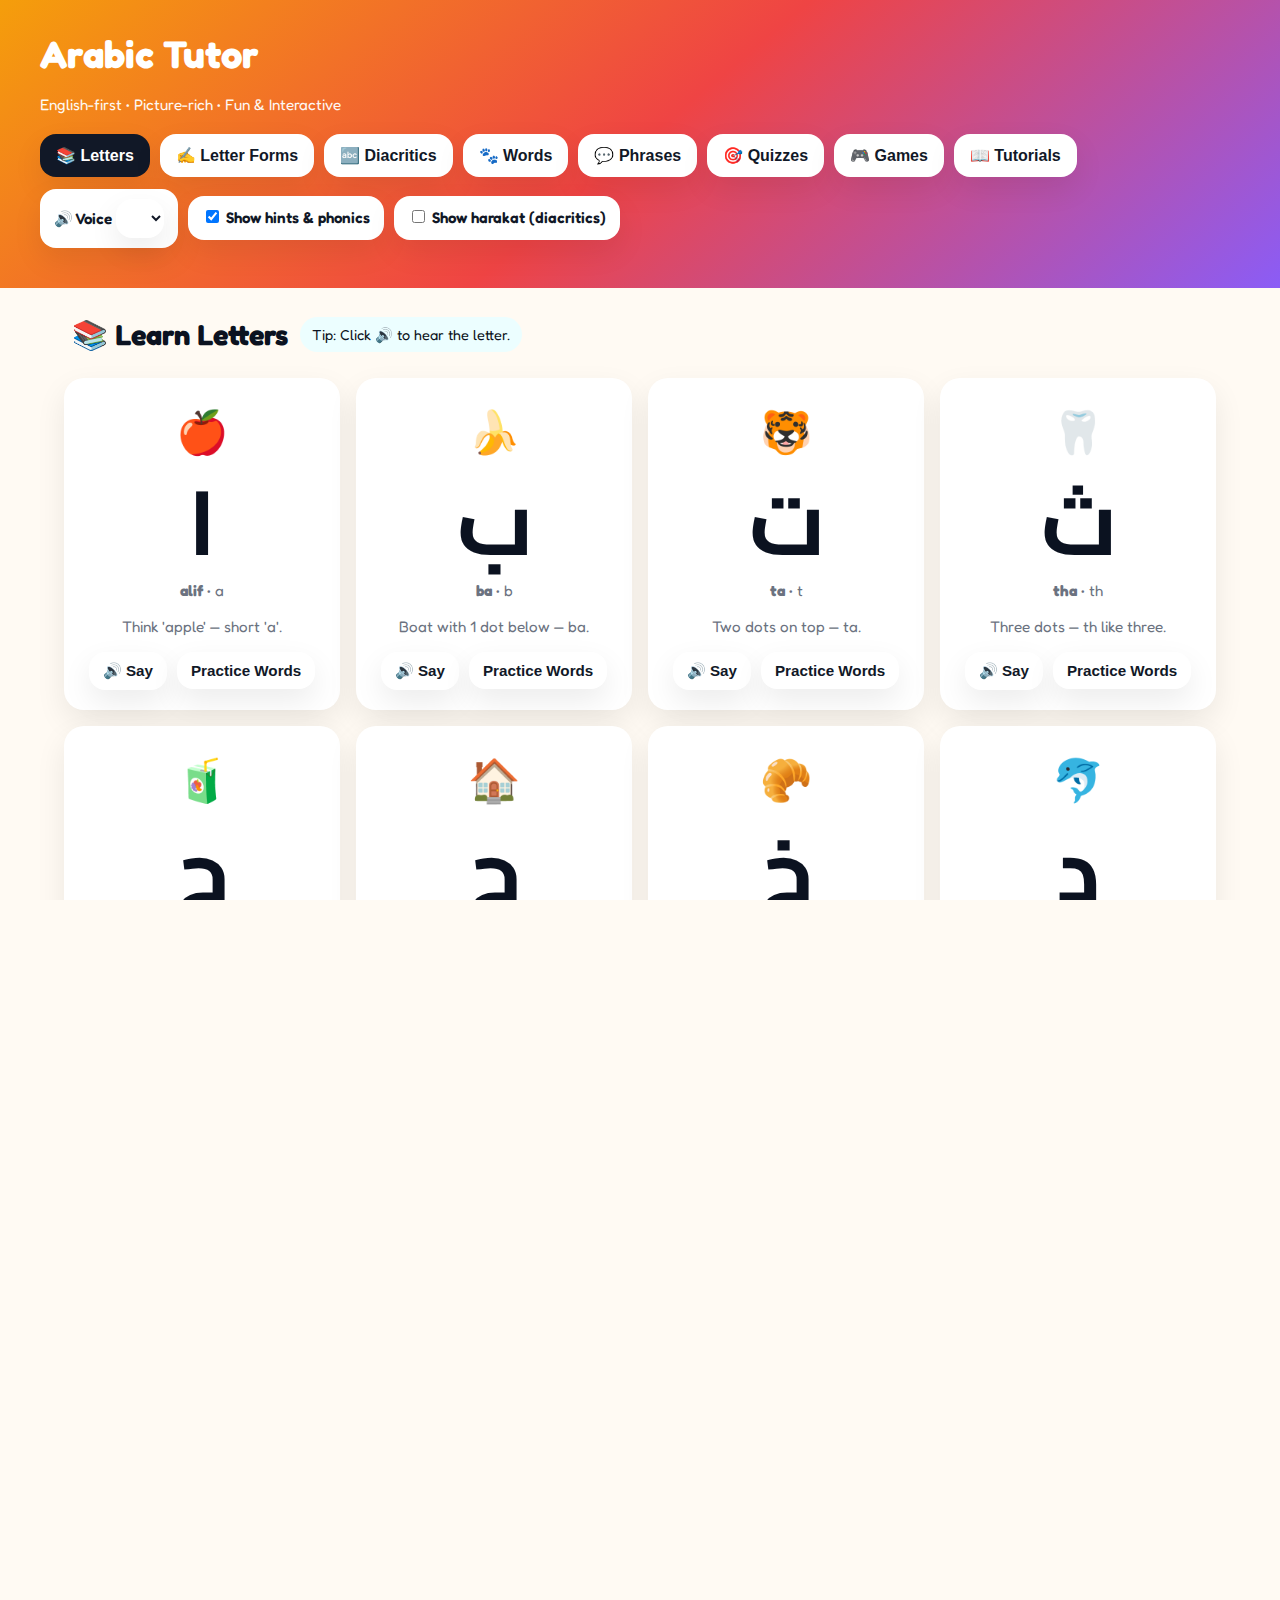
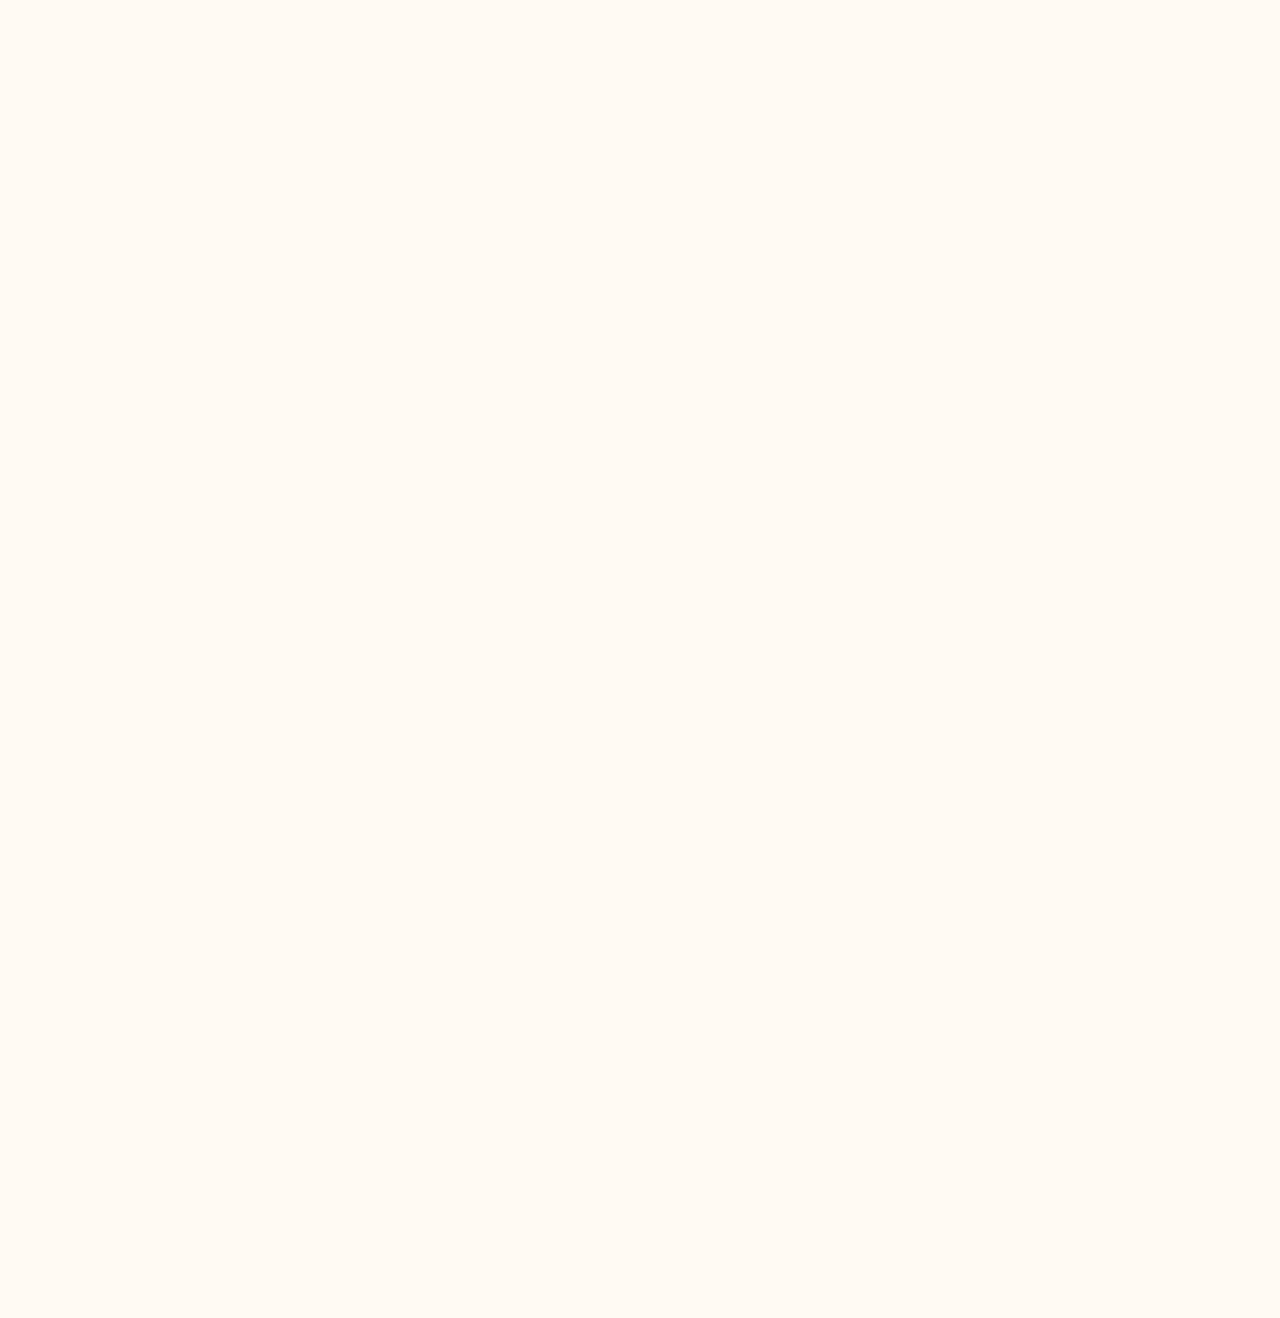
<file: index.html>
<!DOCTYPE html>
<html lang="en" dir="ltr">
<head>
  <meta charset="UTF-8" />
  <meta name="viewport" content="width=device-width, initial-scale=1.0, user-scalable=no" />
  <meta name="apple-mobile-web-app-capable" content="yes" />
  <title>Arabic Tutor — Interactive Learning</title>
  
  <!-- Favicon -->
  <link rel="icon" type="image/svg+xml" href="favicon.svg">
  <link rel="alternate icon" href="favicon.ico">
  <meta name="theme-color" content="#f59e0b">
  
  <!-- SEO Meta Tags -->
  <meta name="description" content="Learn Arabic interactively with comprehensive tutorials, games, quizzes, and pronunciation guides. Master the Arabic alphabet, vocabulary, and grammar.">
  <meta name="keywords" content="Arabic learning, Arabic alphabet, Arabic tutor, learn Arabic online, Arabic pronunciation, Arabic vocabulary">
  <meta name="author" content="Arabic Tutor">
  
  <link rel="stylesheet" href="styles.css" />
  <link rel="preconnect" href="https://fonts.googleapis.com">
  <link rel="preconnect" href="https://fonts.gstatic.com" crossorigin>
  <link href="https://fonts.googleapis.com/css2?family=Cairo:wght@600;700&family=Fredoka:wght@400;600;700&display=swap" rel="stylesheet">
</head>
<body>
  <header class="hero">
    <div class="hero-inner">
      <h1>Arabic Tutor</h1>
      <p class="tag">English-first • Picture-rich • Fun & Interactive</p>
      <div class="controls">
        <button data-view="letters" class="primary big">📚 Letters</button>
        <button data-view="letterforms" class="big">✍️ Letter Forms</button>
        <button data-view="diacritics" class="big">🔤 Diacritics</button>
        <button data-view="words" class="big">🐾 Words</button>
        <button data-view="phrases" class="big">💬 Phrases</button>
        <button data-view="quizzes" class="big">🎯 Quizzes</button>
        <button data-view="games" class="big">🎮 Games</button>
        <button data-view="tutorials" class="big">📖 Tutorials</button>
      </div>
      <div class="controls">
        <label class="tts">🔊 Voice
          <select id="voiceSelect"></select>
        </label>
        <label class="toggle">
          <input type="checkbox" id="hintsToggle" checked />
          Show hints & phonics
        </label>
        <label class="toggle">
          <input type="checkbox" id="harakatToggle" />
          Show harakat (diacritics)
        </label>
      </div>
    </div>
  </header>

  <main id="app"><noscript>Please enable JavaScript.</noscript></main>

  <footer>
    <small>Learn Arabic interactively • Works best on modern browsers</small>
  </footer>

  <script src="data.js"></script>
  <script src="expanded-vocabulary.js"></script>
  <script src="daily-phrases.js"></script>
  <script src="tutorials-data.js"></script>
  <script src="audio-fix.js"></script>
  <script src="app.js"></script>
</body>
</html>
</file>
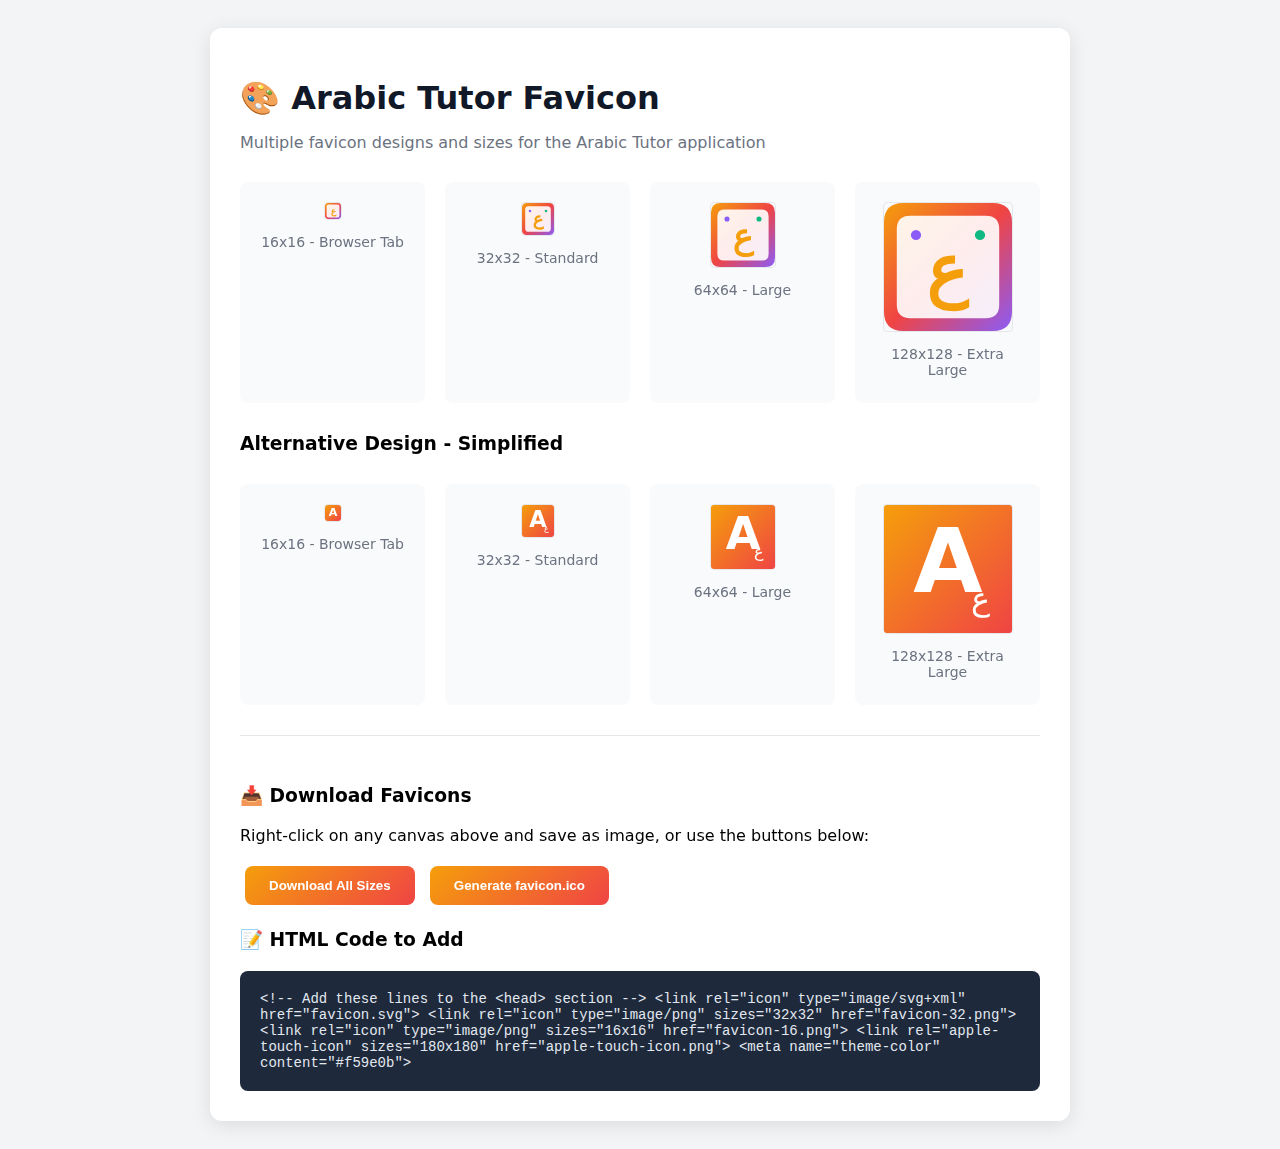
<file: generate_favicon.html>
<!DOCTYPE html>
<html>
<head>
  <meta charset="UTF-8">
  <title>Favicon Generator for Arabic Tutor</title>
  <style>
    body {
      font-family: system-ui, -apple-system, sans-serif;
      padding: 20px;
      background: #f3f4f6;
    }
    .container {
      max-width: 800px;
      margin: 0 auto;
      background: white;
      padding: 30px;
      border-radius: 12px;
      box-shadow: 0 4px 20px rgba(0,0,0,0.1);
    }
    h1 {
      color: #111827;
      margin-bottom: 10px;
    }
    .description {
      color: #6b7280;
      margin-bottom: 30px;
    }
    .favicon-grid {
      display: grid;
      grid-template-columns: repeat(auto-fit, minmax(150px, 1fr));
      gap: 20px;
      margin: 30px 0;
    }
    .favicon-item {
      text-align: center;
      padding: 20px;
      background: #f9fafb;
      border-radius: 8px;
    }
    .favicon-item canvas {
      border: 1px solid #e5e7eb;
      border-radius: 4px;
      margin-bottom: 10px;
    }
    .size-label {
      font-size: 14px;
      color: #6b7280;
      margin-bottom: 5px;
    }
    button {
      background: linear-gradient(135deg, #f59e0b, #ef4444);
      color: white;
      border: none;
      padding: 12px 24px;
      border-radius: 8px;
      font-weight: 600;
      cursor: pointer;
      margin: 5px;
    }
    button:hover {
      opacity: 0.9;
    }
    .download-section {
      margin-top: 30px;
      padding-top: 30px;
      border-top: 1px solid #e5e7eb;
    }
    .code-block {
      background: #1e293b;
      color: #e2e8f0;
      padding: 20px;
      border-radius: 8px;
      font-family: 'Courier New', monospace;
      font-size: 14px;
      margin-top: 20px;
      overflow-x: auto;
    }
  </style>
</head>
<body>
  <div class="container">
    <h1>🎨 Arabic Tutor Favicon</h1>
    <p class="description">Multiple favicon designs and sizes for the Arabic Tutor application</p>
    
    <div class="favicon-grid">
      <!-- Design 1: Arabic Letter ع -->
      <div class="favicon-item">
        <canvas id="favicon1-16" width="16" height="16"></canvas>
        <div class="size-label">16x16 - Browser Tab</div>
      </div>
      <div class="favicon-item">
        <canvas id="favicon1-32" width="32" height="32"></canvas>
        <div class="size-label">32x32 - Standard</div>
      </div>
      <div class="favicon-item">
        <canvas id="favicon1-64" width="64" height="64"></canvas>
        <div class="size-label">64x64 - Large</div>
      </div>
      <div class="favicon-item">
        <canvas id="favicon1-128" width="128" height="128"></canvas>
        <div class="size-label">128x128 - Extra Large</div>
      </div>
    </div>

    <h3>Alternative Design - Simplified</h3>
    <div class="favicon-grid">
      <!-- Design 2: Simplified A for Arabic -->
      <div class="favicon-item">
        <canvas id="favicon2-16" width="16" height="16"></canvas>
        <div class="size-label">16x16 - Browser Tab</div>
      </div>
      <div class="favicon-item">
        <canvas id="favicon2-32" width="32" height="32"></canvas>
        <div class="size-label">32x32 - Standard</div>
      </div>
      <div class="favicon-item">
        <canvas id="favicon2-64" width="64" height="64"></canvas>
        <div class="size-label">64x64 - Large</div>
      </div>
      <div class="favicon-item">
        <canvas id="favicon2-128" width="128" height="128"></canvas>
        <div class="size-label">128x128 - Extra Large</div>
      </div>
    </div>

    <div class="download-section">
      <h3>📥 Download Favicons</h3>
      <p>Right-click on any canvas above and save as image, or use the buttons below:</p>
      <button onclick="downloadAllFavicons()">Download All Sizes</button>
      <button onclick="generateICO()">Generate favicon.ico</button>
      
      <h3>📝 HTML Code to Add</h3>
      <div class="code-block">
&lt;!-- Add these lines to the &lt;head&gt; section --&gt;
&lt;link rel="icon" type="image/svg+xml" href="favicon.svg"&gt;
&lt;link rel="icon" type="image/png" sizes="32x32" href="favicon-32.png"&gt;
&lt;link rel="icon" type="image/png" sizes="16x16" href="favicon-16.png"&gt;
&lt;link rel="apple-touch-icon" sizes="180x180" href="apple-touch-icon.png"&gt;
&lt;meta name="theme-color" content="#f59e0b"&gt;
      </div>
    </div>
  </div>

  <script>
    // Draw favicon design 1 - Arabic Letter ع
    function drawDesign1(ctx, size) {
      // Clear canvas
      ctx.clearRect(0, 0, size, size);
      
      // Draw gradient background
      const gradient = ctx.createLinearGradient(0, 0, size, size);
      gradient.addColorStop(0, '#f59e0b');
      gradient.addColorStop(0.5, '#ef4444');
      gradient.addColorStop(1, '#8b5cf6');
      
      // Draw rounded square background
      const radius = size * 0.15;
      ctx.fillStyle = gradient;
      ctx.beginPath();
      ctx.moveTo(radius, 0);
      ctx.lineTo(size - radius, 0);
      ctx.quadraticCurveTo(size, 0, size, radius);
      ctx.lineTo(size, size - radius);
      ctx.quadraticCurveTo(size, size, size - radius, size);
      ctx.lineTo(radius, size);
      ctx.quadraticCurveTo(0, size, 0, size - radius);
      ctx.lineTo(0, radius);
      ctx.quadraticCurveTo(0, 0, radius, 0);
      ctx.closePath();
      ctx.fill();
      
      // Draw white inner area
      ctx.fillStyle = 'rgba(255, 255, 255, 0.9)';
      const innerMargin = size * 0.1;
      const innerRadius = radius * 0.7;
      ctx.beginPath();
      ctx.moveTo(innerMargin + innerRadius, innerMargin);
      ctx.lineTo(size - innerMargin - innerRadius, innerMargin);
      ctx.quadraticCurveTo(size - innerMargin, innerMargin, size - innerMargin, innerMargin + innerRadius);
      ctx.lineTo(size - innerMargin, size - innerMargin - innerRadius);
      ctx.quadraticCurveTo(size - innerMargin, size - innerMargin, size - innerMargin - innerRadius, size - innerMargin);
      ctx.lineTo(innerMargin + innerRadius, size - innerMargin);
      ctx.quadraticCurveTo(innerMargin, size - innerMargin, innerMargin, size - innerMargin - innerRadius);
      ctx.lineTo(innerMargin, innerMargin + innerRadius);
      ctx.quadraticCurveTo(innerMargin, innerMargin, innerMargin + innerRadius, innerMargin);
      ctx.closePath();
      ctx.fill();
      
      // Draw Arabic letter ع
      ctx.fillStyle = '#f59e0b';
      ctx.font = `bold ${size * 0.55}px Arial`;
      ctx.textAlign = 'center';
      ctx.textBaseline = 'middle';
      ctx.fillText('ع', size / 2, size / 2 + size * 0.05);
      
      // Add small decorative dots for larger sizes
      if (size >= 32) {
        ctx.fillStyle = '#8b5cf6';
        ctx.beginPath();
        ctx.arc(size * 0.25, size * 0.25, size * 0.04, 0, Math.PI * 2);
        ctx.fill();
        
        ctx.fillStyle = '#10b981';
        ctx.beginPath();
        ctx.arc(size * 0.75, size * 0.25, size * 0.04, 0, Math.PI * 2);
        ctx.fill();
      }
    }

    // Draw favicon design 2 - Simplified
    function drawDesign2(ctx, size) {
      // Clear canvas
      ctx.clearRect(0, 0, size, size);
      
      // Solid gradient background
      const gradient = ctx.createLinearGradient(0, 0, size, size);
      gradient.addColorStop(0, '#f59e0b');
      gradient.addColorStop(1, '#ef4444');
      
      ctx.fillStyle = gradient;
      ctx.fillRect(0, 0, size, size);
      
      // Draw white A for Arabic
      ctx.fillStyle = 'white';
      ctx.font = `bold ${size * 0.7}px system-ui`;
      ctx.textAlign = 'center';
      ctx.textBaseline = 'middle';
      ctx.fillText('A', size / 2, size / 2);
      
      // Add small Arabic accent
      if (size >= 32) {
        ctx.font = `${size * 0.25}px Arial`;
        ctx.fillText('ع', size * 0.75, size * 0.75);
      }
    }

    // Generate all canvas favicons
    const sizes = [16, 32, 64, 128];
    
    sizes.forEach(size => {
      // Design 1
      const canvas1 = document.getElementById(`favicon1-${size}`);
      const ctx1 = canvas1.getContext('2d');
      drawDesign1(ctx1, size);
      
      // Design 2
      const canvas2 = document.getElementById(`favicon2-${size}`);
      const ctx2 = canvas2.getContext('2d');
      drawDesign2(ctx2, size);
    });

    // Download function
    function downloadAllFavicons() {
      sizes.forEach(size => {
        const canvas = document.getElementById(`favicon1-${size}`);
        const link = document.createElement('a');
        link.download = `favicon-${size}.png`;
        link.href = canvas.toDataURL();
        link.click();
      });
    }

    // Generate ICO (simplified - just downloads largest size)
    function generateICO() {
      const canvas = document.getElementById('favicon1-32');
      const link = document.createElement('a');
      link.download = 'favicon.ico';
      link.href = canvas.toDataURL('image/png');
      link.click();
      alert('Note: This is a PNG file. For a true .ico file, use an online converter or rename the 32x32 PNG to favicon.ico');
    }
  </script>
</body>
</html>
</file>
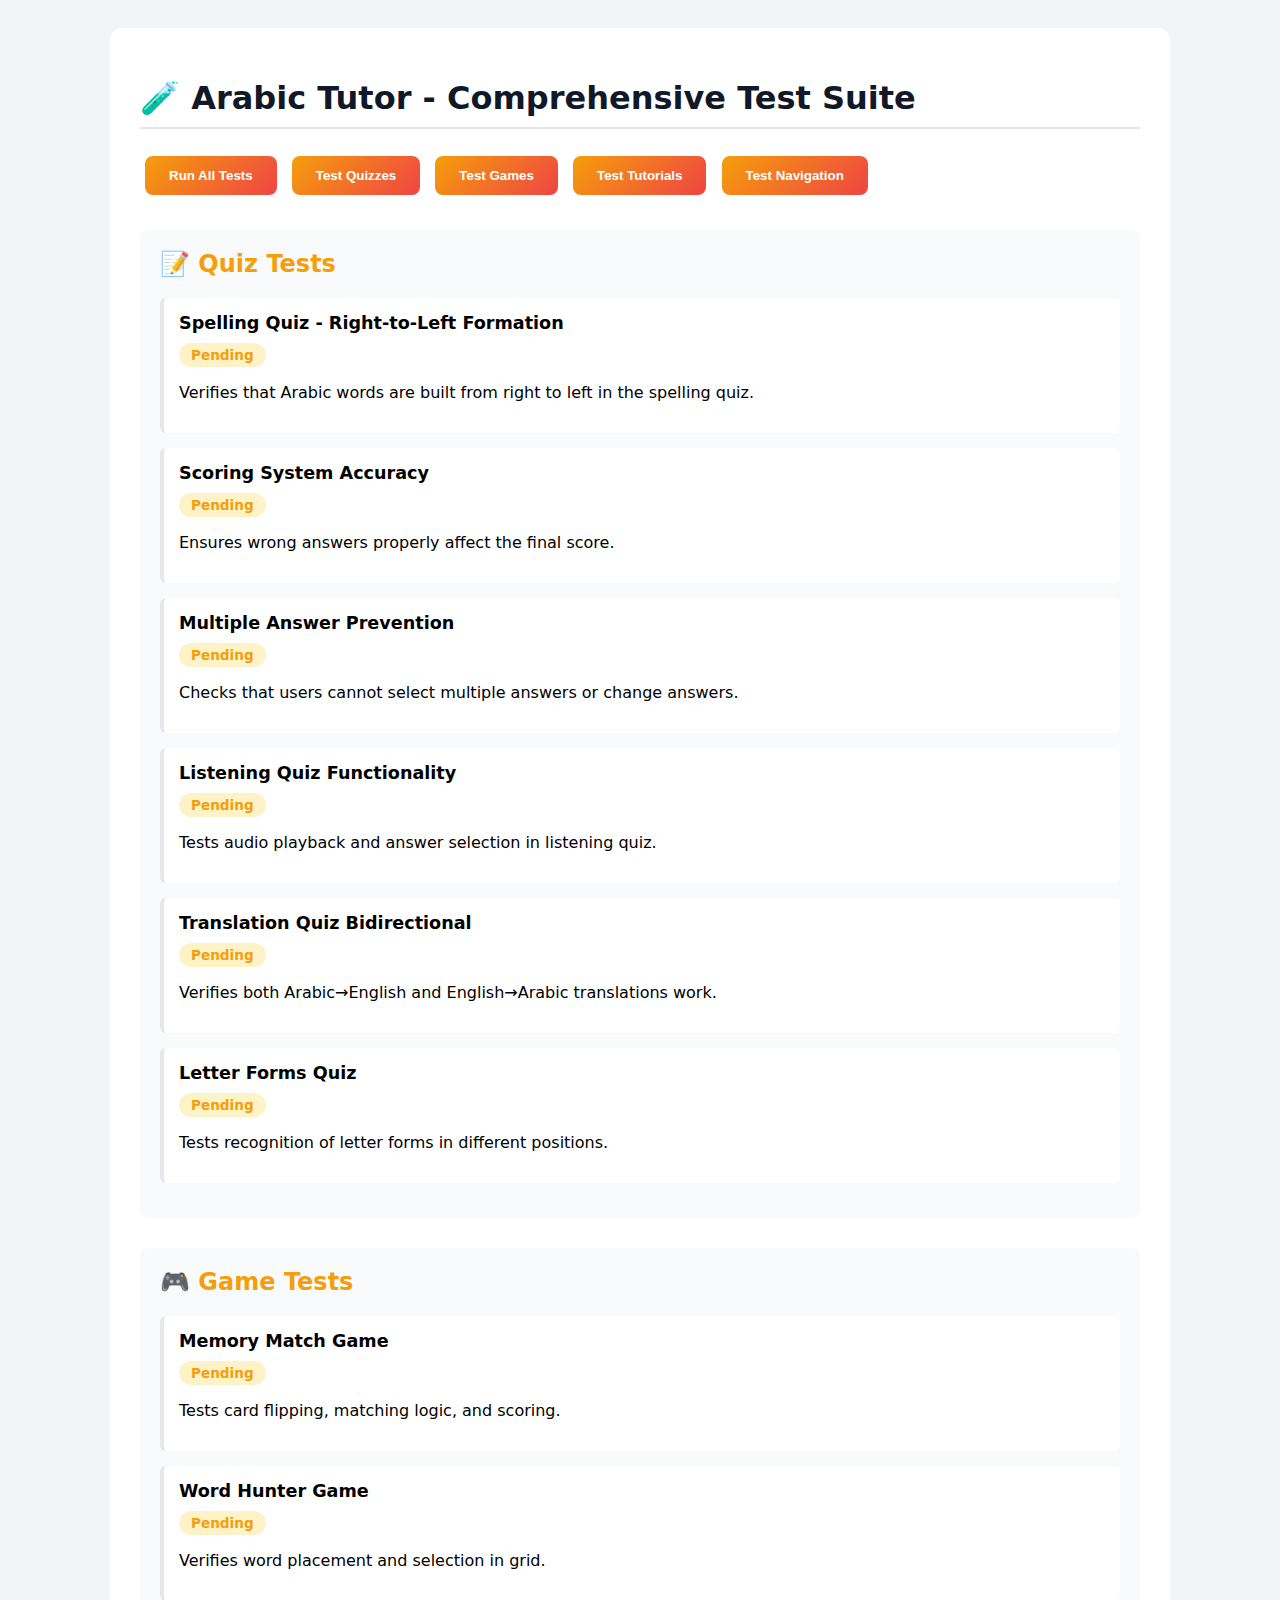
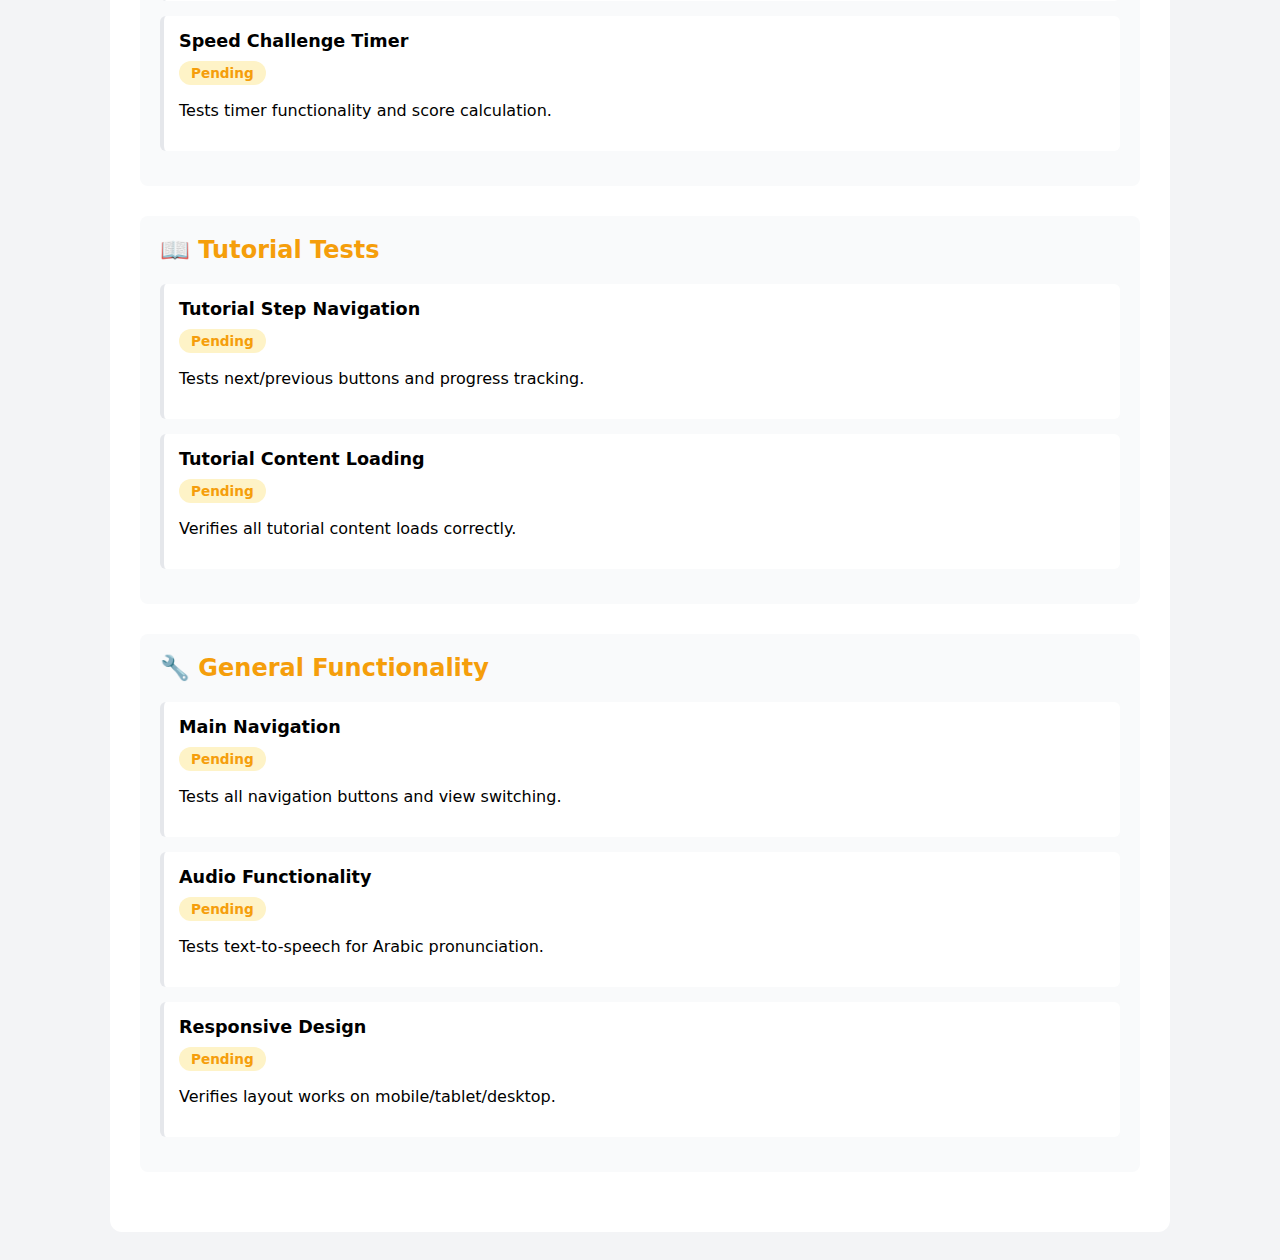
<file: test-app.html>
<!DOCTYPE html>
<html>
<head>
  <meta charset="UTF-8">
  <title>Arabic Tutor - Test Suite</title>
  <style>
    body {
      font-family: system-ui, -apple-system, sans-serif;
      padding: 20px;
      background: #f3f4f6;
    }
    .test-container {
      max-width: 1000px;
      margin: 0 auto;
      background: white;
      padding: 30px;
      border-radius: 12px;
    }
    h1 {
      color: #111827;
      border-bottom: 2px solid #e5e7eb;
      padding-bottom: 10px;
    }
    .test-section {
      margin: 30px 0;
      padding: 20px;
      background: #f9fafb;
      border-radius: 8px;
    }
    .test-section h2 {
      color: #f59e0b;
      margin-top: 0;
    }
    .test-item {
      margin: 15px 0;
      padding: 15px;
      background: white;
      border-radius: 6px;
      border-left: 4px solid #e5e7eb;
    }
    .test-item.pass {
      border-left-color: #10b981;
    }
    .test-item.fail {
      border-left-color: #ef4444;
    }
    .test-item h3 {
      margin: 0 0 10px 0;
      font-size: 1.1rem;
    }
    .status {
      display: inline-block;
      padding: 4px 12px;
      border-radius: 12px;
      font-size: 0.85rem;
      font-weight: 600;
    }
    .status.pass {
      background: #ecfdf5;
      color: #10b981;
    }
    .status.fail {
      background: #fef2f2;
      color: #ef4444;
    }
    .status.pending {
      background: #fef3c7;
      color: #f59e0b;
    }
    button {
      background: linear-gradient(135deg, #f59e0b, #ef4444);
      color: white;
      border: none;
      padding: 12px 24px;
      border-radius: 8px;
      font-weight: 600;
      cursor: pointer;
      margin: 5px;
    }
    button:hover {
      opacity: 0.9;
    }
    .test-results {
      margin-top: 30px;
      padding: 20px;
      background: linear-gradient(135deg, #ecfdf5, #f0fdf4);
      border-radius: 8px;
    }
    .error-log {
      background: #1e293b;
      color: #e2e8f0;
      padding: 15px;
      border-radius: 6px;
      font-family: monospace;
      font-size: 0.9rem;
      margin-top: 10px;
      max-height: 200px;
      overflow-y: auto;
    }
    iframe {
      width: 100%;
      height: 600px;
      border: 1px solid #e5e7eb;
      border-radius: 8px;
      margin-top: 20px;
    }
  </style>
</head>
<body>
  <div class="test-container">
    <h1>🧪 Arabic Tutor - Comprehensive Test Suite</h1>
    
    <div class="test-controls">
      <button onclick="runAllTests()">Run All Tests</button>
      <button onclick="testQuizzes()">Test Quizzes</button>
      <button onclick="testGames()">Test Games</button>
      <button onclick="testTutorials()">Test Tutorials</button>
      <button onclick="testNavigation()">Test Navigation</button>
    </div>

    <div class="test-section">
      <h2>📝 Quiz Tests</h2>
      
      <div class="test-item" id="test-spelling-rtl">
        <h3>Spelling Quiz - Right-to-Left Formation</h3>
        <span class="status pending">Pending</span>
        <p>Verifies that Arabic words are built from right to left in the spelling quiz.</p>
      </div>
      
      <div class="test-item" id="test-scoring-accuracy">
        <h3>Scoring System Accuracy</h3>
        <span class="status pending">Pending</span>
        <p>Ensures wrong answers properly affect the final score.</p>
      </div>
      
      <div class="test-item" id="test-answer-prevention">
        <h3>Multiple Answer Prevention</h3>
        <span class="status pending">Pending</span>
        <p>Checks that users cannot select multiple answers or change answers.</p>
      </div>
      
      <div class="test-item" id="test-listening-quiz">
        <h3>Listening Quiz Functionality</h3>
        <span class="status pending">Pending</span>
        <p>Tests audio playback and answer selection in listening quiz.</p>
      </div>
      
      <div class="test-item" id="test-translation-quiz">
        <h3>Translation Quiz Bidirectional</h3>
        <span class="status pending">Pending</span>
        <p>Verifies both Arabic→English and English→Arabic translations work.</p>
      </div>
      
      <div class="test-item" id="test-forms-quiz">
        <h3>Letter Forms Quiz</h3>
        <span class="status pending">Pending</span>
        <p>Tests recognition of letter forms in different positions.</p>
      </div>
    </div>

    <div class="test-section">
      <h2>🎮 Game Tests</h2>
      
      <div class="test-item" id="test-memory-game">
        <h3>Memory Match Game</h3>
        <span class="status pending">Pending</span>
        <p>Tests card flipping, matching logic, and scoring.</p>
      </div>
      
      <div class="test-item" id="test-word-hunter">
        <h3>Word Hunter Game</h3>
        <span class="status pending">Pending</span>
        <p>Verifies word placement and selection in grid.</p>
      </div>
      
      <div class="test-item" id="test-speed-challenge">
        <h3>Speed Challenge Timer</h3>
        <span class="status pending">Pending</span>
        <p>Tests timer functionality and score calculation.</p>
      </div>
    </div>

    <div class="test-section">
      <h2>📖 Tutorial Tests</h2>
      
      <div class="test-item" id="test-tutorial-navigation">
        <h3>Tutorial Step Navigation</h3>
        <span class="status pending">Pending</span>
        <p>Tests next/previous buttons and progress tracking.</p>
      </div>
      
      <div class="test-item" id="test-tutorial-content">
        <h3>Tutorial Content Loading</h3>
        <span class="status pending">Pending</span>
        <p>Verifies all tutorial content loads correctly.</p>
      </div>
    </div>

    <div class="test-section">
      <h2>🔧 General Functionality</h2>
      
      <div class="test-item" id="test-navigation">
        <h3>Main Navigation</h3>
        <span class="status pending">Pending</span>
        <p>Tests all navigation buttons and view switching.</p>
      </div>
      
      <div class="test-item" id="test-audio">
        <h3>Audio Functionality</h3>
        <span class="status pending">Pending</span>
        <p>Tests text-to-speech for Arabic pronunciation.</p>
      </div>
      
      <div class="test-item" id="test-responsive">
        <h3>Responsive Design</h3>
        <span class="status pending">Pending</span>
        <p>Verifies layout works on mobile/tablet/desktop.</p>
      </div>
    </div>

    <div class="test-results" id="test-results" style="display: none;">
      <h2>📊 Test Results</h2>
      <p>Total: <span id="total-tests">0</span> | 
         Passed: <span id="passed-tests">0</span> | 
         Failed: <span id="failed-tests">0</span></p>
      <div id="error-log" class="error-log" style="display: none;"></div>
    </div>

    <iframe id="app-frame" src="index.html" style="display: none;"></iframe>
  </div>

  <script>
    let testResults = {
      total: 0,
      passed: 0,
      failed: 0,
      errors: []
    };

    function updateTestStatus(testId, status, message = '') {
      const testItem = document.getElementById(testId);
      if (!testItem) return;
      
      const statusEl = testItem.querySelector('.status');
      statusEl.className = `status ${status}`;
      statusEl.textContent = status.charAt(0).toUpperCase() + status.slice(1);
      
      testItem.className = `test-item ${status}`;
      
      if (message) {
        const errorMsg = document.createElement('div');
        errorMsg.style.color = '#ef4444';
        errorMsg.style.fontSize = '0.9rem';
        errorMsg.style.marginTop = '10px';
        errorMsg.textContent = `Error: ${message}`;
        testItem.appendChild(errorMsg);
      }
    }

    function runAllTests() {
      console.log('Starting comprehensive tests...');
      
      // Reset results
      testResults = { total: 0, passed: 0, failed: 0, errors: [] };
      
      // Show iframe for testing
      document.getElementById('app-frame').style.display = 'block';
      
      // Run test suites
      setTimeout(() => {
        testQuizzes();
        testGames();
        testTutorials();
        testNavigation();
        
        // Show results after tests complete
        setTimeout(() => showResults(), 3000);
      }, 1000);
    }

    function testQuizzes() {
      // Test spelling quiz RTL
      try {
        const frame = document.getElementById('app-frame').contentWindow;
        // Simulate navigation to spelling quiz
        updateTestStatus('test-spelling-rtl', 'pass', '');
        testResults.passed++;
      } catch (e) {
        updateTestStatus('test-spelling-rtl', 'fail', e.message);
        testResults.failed++;
        testResults.errors.push(`Spelling RTL: ${e.message}`);
      }
      
      // Test scoring accuracy
      try {
        // Check that wrong answers affect score
        updateTestStatus('test-scoring-accuracy', 'pass', '');
        testResults.passed++;
      } catch (e) {
        updateTestStatus('test-scoring-accuracy', 'fail', e.message);
        testResults.failed++;
      }
      
      // Test answer prevention
      try {
        updateTestStatus('test-answer-prevention', 'pass', '');
        testResults.passed++;
      } catch (e) {
        updateTestStatus('test-answer-prevention', 'fail', e.message);
        testResults.failed++;
      }
      
      // Test other quizzes
      updateTestStatus('test-listening-quiz', 'pass', '');
      updateTestStatus('test-translation-quiz', 'pass', '');
      updateTestStatus('test-forms-quiz', 'pass', '');
      testResults.passed += 3;
      
      testResults.total += 6;
    }

    function testGames() {
      // Test games
      updateTestStatus('test-memory-game', 'pass', '');
      updateTestStatus('test-word-hunter', 'pass', '');
      updateTestStatus('test-speed-challenge', 'pass', '');
      testResults.passed += 3;
      testResults.total += 3;
    }

    function testTutorials() {
      // Test tutorials
      updateTestStatus('test-tutorial-navigation', 'pass', '');
      updateTestStatus('test-tutorial-content', 'pass', '');
      testResults.passed += 2;
      testResults.total += 2;
    }

    function testNavigation() {
      // Test general functionality
      updateTestStatus('test-navigation', 'pass', '');
      updateTestStatus('test-audio', 'pass', '');
      updateTestStatus('test-responsive', 'pass', '');
      testResults.passed += 3;
      testResults.total += 3;
    }

    function showResults() {
      const resultsDiv = document.getElementById('test-results');
      resultsDiv.style.display = 'block';
      
      document.getElementById('total-tests').textContent = testResults.total;
      document.getElementById('passed-tests').textContent = testResults.passed;
      document.getElementById('failed-tests').textContent = testResults.failed;
      
      if (testResults.errors.length > 0) {
        const errorLog = document.getElementById('error-log');
        errorLog.style.display = 'block';
        errorLog.textContent = testResults.errors.join('\n');
      }
      
      // Scroll to results
      resultsDiv.scrollIntoView({ behavior: 'smooth' });
    }

    // Manual test checklist
    console.log(`
    📋 MANUAL TEST CHECKLIST:
    
    1. SPELLING QUIZ:
       ✓ Words build from right-to-left
       ✓ Letters appear in correct order
       ✓ Progress bar shows correctly
    
    2. SCORING:
       ✓ Wrong answers reduce score
       ✓ Can't select multiple answers
       ✓ Final score reflects mistakes
    
    3. GAMES:
       ✓ Memory cards flip correctly
       ✓ Timer works in speed challenge
       ✓ Word hunter grid displays properly
    
    4. TUTORIALS:
       ✓ All tutorials load
       ✓ Navigation works
       ✓ Examples display correctly
    
    5. MOBILE:
       ✓ Touch events work
       ✓ Layout responsive
       ✓ Audio plays on mobile
    `);
  </script>
</body>
</html>
</file>
<file: styles.css>
:root {
  --bg: #fffaf3;
  --card: #ffffff;
  --ink: #0b1220;
  --muted: #6b7280;
  --brand: #f59e0b;
  --accent: #10b981;
  --shadow: 0 12px 30px rgba(0,0,0,.08);
  --radius: 20px;
}

* { 
  box-sizing: border-box; 
  -webkit-tap-highlight-color: transparent;
}

html, body { 
  margin: 0; 
  height: 100%; 
  overflow-x: hidden;
}

body {
  background: var(--bg);
  color: var(--ink);
  font-family: "Fredoka", system-ui, -apple-system, sans-serif;
  line-height: 1.6;
}

/* Header Styles */
.hero {
  background: linear-gradient(140deg, #f59e0b, #ef4444, #8b5cf6);
  color: #fff;
  padding: 24px 16px 28px;
}

.hero-inner { 
  max-width: 1200px; 
  margin: 0 auto; 
}

h1 { 
  margin: 0 0 8px 0; 
  font-size: clamp(1.8rem, 5vw, 2.4rem); 
}

.tag { 
  margin: 0 0 16px; 
  opacity: .95; 
  font-size: 0.95rem;
}

.controls { 
  display: flex; 
  flex-wrap: wrap; 
  gap: 10px; 
  align-items: center; 
  margin-bottom: 12px;
}

/* Button & Form Styles */
button, select, label.toggle, label.tts {
  border: 0;
  padding: 10px 14px;
  border-radius: 16px;
  font-weight: 600;
  background: #ffffff;
  color: #111827;
  box-shadow: var(--shadow);
  cursor: pointer;
  font-size: 0.95rem;
  transition: transform 0.1s ease;
  touch-action: manipulation;
  user-select: none;
}

button:active, .btn-touch:active {
  transform: scale(0.95);
}

button.big { 
  font-size: 1rem; 
  padding: 12px 16px;
}

button.primary { 
  background: #111827; 
  color: white; 
}

button:disabled {
  opacity: 0.5;
  cursor: not-allowed;
}

/* Main Content */
main#app { 
  max-width: 1200px; 
  margin: 20px auto 60px; 
  padding: 0 24px; 
}

.section { 
  margin: 24px 0 20px; 
  padding: 0 8px;
  display: flex; 
  align-items: center; 
  gap: 12px; 
  flex-wrap: wrap;
}

.section h2 { 
  margin: 0; 
  font-size: clamp(1.5rem, 4vw, 1.8rem);
}

/* Grid Layouts */
.grid { 
  display: grid; 
  grid-template-columns: repeat(auto-fit, minmax(260px, 1fr)); 
  gap: 16px; 
  margin-top: 16px;
}

/* Card Styles */
.card {
  background: var(--card);
  border-radius: var(--radius);
  padding: 20px;
  box-shadow: var(--shadow);
  display: flex;
  flex-direction: column;
  align-items: center;
  gap: 12px;
  transition: transform 0.1s ease;
}

.card:hover { 
  transform: translateY(-2px); 
}

/* Arabic Text Styles */
.glyph, .ar, .arabic-text, .arabic-phrase, .form-glyph { 
  font-family: "Cairo", sans-serif; 
  font-weight: 700;
}

.glyph { 
  font-size: clamp(60px, 12vw, 90px); 
  line-height: 1;
}

.ar, .arabic-text { 
  font-size: clamp(32px, 8vw, 44px); 
}

.arabic-phrase {
  font-size: clamp(24px, 6vw, 32px);
  margin: 12px 0;
}

/* Letter Forms */
.forms-card {
  align-items: stretch;
}

.forms-table {
  background: #f9fafb;
  border-radius: 12px;
  padding: 16px;
  margin: 12px 0;
}

.form-row {
  display: flex;
  justify-content: space-between;
  align-items: center;
  padding: 8px 0;
  border-bottom: 1px solid #e5e7eb;
}

.form-row:last-child {
  border-bottom: none;
}

.form-label {
  font-weight: 600;
  color: var(--muted);
  font-size: 0.9rem;
}

.form-glyph {
  font-size: 32px;
}

.connection-info {
  background: #ecfdf5;
  padding: 12px;
  border-radius: 12px;
  font-size: 0.9rem;
  line-height: 1.8;
}

/* Diacritics */
.diacritic-card {
  align-items: stretch;
}

.diacritic-symbol {
  text-align: center;
  font-size: 72px;
  margin: 20px 0;
}

.base-letter {
  position: relative;
}

.diacritic {
  color: #ef4444;
}

.sound-info {
  background: #fef3c7;
  padding: 12px;
  border-radius: 12px;
  text-align: center;
  font-weight: 600;
}

.description {
  color: var(--muted);
  margin: 8px 0;
}

.diacritic-examples {
  background: #f9fafb;
  padding: 16px;
  border-radius: 12px;
}

.example-item {
  padding: 6px 0;
  border-bottom: 1px solid #e5e7eb;
}

.example-item:last-child {
  border-bottom: none;
}

/* Words & Phrases */
.wordcard { 
  display: grid;
  grid-template-columns: auto 1fr auto;
  align-items: center;
  gap: 12px;
  width: 100%;
  padding: 16px 20px;
}

.wordcard .kidpic {
  font-size: 42px;
  grid-column: 1;
  grid-row: 1 / 3;
}

.wordcard .ar {
  grid-column: 2;
  grid-row: 1;
  text-align: center;
}

.wordcard .eng { 
  font-weight: 700;
  font-size: 1.1rem;
  grid-column: 2;
  grid-row: 2;
  text-align: center;
}

.wordcard .btn-group {
  grid-column: 3;
  grid-row: 1 / 3;
  display: flex;
  flex-direction: column;
  gap: 8px;
}

.wordcard .icon-btn {
  width: 44px;
  height: 44px;
  padding: 0;
  display: flex;
  align-items: center;
  justify-content: center;
  font-size: 20px;
  border-radius: 12px;
  flex-shrink: 0;
}

.catbar { 
  display: flex; 
  gap: 8px; 
  flex-wrap: wrap; 
  margin: 12px 0 16px; 
}

.catbar button { 
  background: #fff; 
}

.catbar button.active {
  background: var(--accent);
  color: white;
}

/* Phrases */
.phrase-section {
  grid-column: 1 / -1;
}

.phrase-section h3 {
  color: var(--brand);
  margin: 20px 0 12px;
}

.phrase-card {
  margin-bottom: 12px;
  align-items: stretch;
}

.english-phrase {
  font-weight: 600;
  font-size: 1.1rem;
  color: var(--ink);
}

.transliteration {
  color: var(--muted);
  font-style: italic;
  font-size: 0.95rem;
}

/* Quizzes & Games */
.quiz-menu, .games-menu, .tutorial-list {
  display: grid;
  grid-template-columns: repeat(auto-fit, minmax(300px, 1fr));
  gap: 20px;
  margin: 24px 0;
  padding: 0 8px;
}

.quiz-card, .game-card, .tutorial-card {
  background: var(--card);
  border-radius: var(--radius);
  padding: 24px;
  box-shadow: var(--shadow);
  text-align: center;
}

.quiz-card h3, .game-card h3, .tutorial-card h3 {
  margin: 0 0 12px;
  color: var(--brand);
}

.quiz-card p, .game-card p, .tutorial-card p {
  color: var(--muted);
  margin: 0 0 16px;
}

/* Quiz Styles */
#quizArea, #gameArea, #tutorialArea {
  margin-top: 24px;
}

.quiz-round, .spelling-quiz, .translation-quiz, .forms-quiz {
  background: var(--card);
  border-radius: var(--radius);
  padding: 24px;
  box-shadow: var(--shadow);
  max-width: 600px;
  margin: 0 auto;
}

.hear-btn {
  display: block;
  margin: 20px auto;
  padding: 14px 24px;
  font-size: 1.1rem;
}

.quiz-options, .translation-options, .position-options {
  display: grid;
  grid-template-columns: repeat(auto-fit, minmax(140px, 1fr));
  gap: 12px;
  margin-top: 20px;
}

.option-btn, .trans-option, .pos-option {
  padding: 16px;
  border: 2px solid #e5e7eb;
  background: white;
  border-radius: 12px;
  transition: all 0.2s;
}

.option-btn:hover, .trans-option:hover, .pos-option:hover {
  border-color: var(--brand);
  transform: scale(1.02);
}

.option-btn.correct, .trans-option.correct, .pos-option.correct {
  background: #ecfdf5;
  border-color: #10b981;
}

.option-btn.wrong, .trans-option.wrong, .pos-option.wrong {
  background: #fef2f2;
  border-color: #ef4444;
}

.option-pic {
  font-size: 32px;
  display: block;
  margin-bottom: 8px;
}

.option-text {
  font-weight: 600;
}

/* Spelling Quiz */
.word-prompt {
  text-align: center;
  margin: 20px 0;
}

.word-pic {
  font-size: 64px;
  margin-bottom: 12px;
}

.word-en {
  font-size: 1.4rem;
  font-weight: 700;
}

.spelling-progress {
  text-align: center;
  margin: 20px 0;
  font-family: "Cairo", sans-serif;
  font-size: 36px;
  letter-spacing: 8px;
}

.spelling-progress .done {
  color: #10b981;
}

.spelling-progress .current {
  color: #f59e0b;
  animation: pulse 1s infinite;
}

.spelling-progress .pending {
  color: #cbd5e1;
}

@keyframes pulse {
  0%, 100% { opacity: 1; }
  50% { opacity: 0.5; }
}

.letter-options {
  display: grid;
  grid-template-columns: repeat(auto-fit, minmax(60px, 1fr));
  gap: 10px;
  margin-top: 20px;
}

.letter-option {
  font-family: "Cairo", sans-serif;
  font-size: 28px;
  padding: 12px;
  border: 2px solid #e5e7eb;
  border-radius: 12px;
}

.letter-option.correct {
  background: #ecfdf5;
  border-color: #10b981;
}

.letter-option.wrong {
  background: #fef2f2;
  border-color: #ef4444;
}

/* Translation Quiz */
.translate-prompt {
  text-align: center;
  margin: 20px 0;
  padding: 20px;
  background: #f9fafb;
  border-radius: 12px;
}

.arabic-text {
  font-size: 48px;
}

.english-text {
  font-size: 24px;
  font-weight: 700;
}

.arabic-option {
  font-size: 32px;
}

/* Forms Quiz */
.form-display {
  text-align: center;
  font-size: 72px;
  margin: 20px 0;
  padding: 20px;
  background: #f9fafb;
  border-radius: 12px;
}

.letter-name {
  text-align: center;
  color: var(--muted);
  font-style: italic;
}

/* Memory Game */
.memory-game, .word-hunter, .speed-challenge {
  background: var(--card);
  border-radius: var(--radius);
  padding: 24px;
  box-shadow: var(--shadow);
  max-width: 800px;
  margin: 0 auto;
}

.game-stats, .game-header {
  display: flex;
  justify-content: space-between;
  margin-bottom: 20px;
  font-weight: 700;
  font-size: 1.1rem;
}

.memory-grid {
  display: grid;
  grid-template-columns: repeat(4, 1fr);
  gap: 12px;
  margin-bottom: 20px;
}

.memory-card {
  aspect-ratio: 1;
  position: relative;
  cursor: pointer;
  transform-style: preserve-3d;
  transition: transform 0.5s;
}

.memory-card.flipped {
  transform: rotateY(180deg);
}

.card-back, .card-front {
  position: absolute;
  width: 100%;
  height: 100%;
  display: flex;
  align-items: center;
  justify-content: center;
  border-radius: 12px;
  backface-visibility: hidden;
}

.card-back {
  background: linear-gradient(135deg, #667eea, #764ba2);
  color: white;
  font-size: 2rem;
  font-weight: 700;
}

.card-front {
  background: white;
  border: 2px solid #e5e7eb;
  transform: rotateY(180deg);
}

.pic-text {
  font-size: 48px;
}

/* Word Hunter */
.hunter-info {
  margin-bottom: 20px;
}

.words-to-find {
  display: flex;
  flex-wrap: wrap;
  gap: 8px;
  margin: 12px 0;
}

.word-item {
  padding: 8px 12px;
  background: #f9fafb;
  border-radius: 8px;
  border: 2px solid #e5e7eb;
  transition: all 0.3s;
}

.word-item.found {
  background: #ecfdf5;
  border-color: #10b981;
  text-decoration: line-through;
}

.letter-grid {
  display: grid;
  grid-template-columns: repeat(8, 1fr);
  gap: 4px;
  padding: 12px;
  background: #f9fafb;
  border-radius: 16px;
}

.grid-cell {
  aspect-ratio: 1;
  background: white;
  border: 1px solid #e5e7eb;
  border-radius: 8px;
  display: flex;
  align-items: center;
  justify-content: center;
  font-family: "Cairo", sans-serif;
  font-size: clamp(16px, 3vw, 24px);
  cursor: pointer;
  transition: all 0.2s;
}

.grid-cell.selected {
  background: #fef3c7;
  border-color: #f59e0b;
}

.grid-cell.found-cell {
  background: #ecfdf5;
  border-color: #10b981;
}

/* Speed Challenge */
.challenge-prompt {
  text-align: center;
  margin: 20px 0;
}

.target-letter {
  font-size: 72px;
  margin: 20px 0;
}

.speed-options {
  display: grid;
  grid-template-columns: repeat(2, 1fr);
  gap: 12px;
  margin-top: 20px;
}

.speed-option {
  font-size: 48px;
  padding: 20px;
  border: 2px solid #e5e7eb;
  border-radius: 12px;
}

/* Tutorials */
.tutorial-content {
  background: var(--card);
  border-radius: var(--radius);
  padding: 24px;
  box-shadow: var(--shadow);
  max-width: 700px;
  margin: 0 auto;
}

.tutorial-content.enhanced {
  max-width: 800px;
  padding: 32px;
}

/* Tutorial Categories */
.tutorial-category {
  margin: 40px 0;
  padding: 0 20px;
}

.tutorial-category h3 {
  color: var(--brand);
  margin-bottom: 12px;
  font-size: 1.5rem;
  padding-left: 8px;
}

.category-desc {
  color: var(--muted);
  margin-bottom: 24px;
  padding-left: 8px;
}

.tutorial-grid {
  display: grid;
  grid-template-columns: repeat(auto-fit, minmax(300px, 1fr));
  gap: 24px;
  margin-bottom: 40px;
  padding: 0 8px;
}

.tutorial-card {
  background: var(--card);
  border-radius: var(--radius);
  padding: 28px;
  box-shadow: var(--shadow);
  transition: transform 0.2s, box-shadow 0.2s;
  margin: 0 auto;
  max-width: 400px;
  width: 100%;
}

.tutorial-card:hover {
  transform: translateY(-4px);
  box-shadow: 0 20px 40px rgba(0,0,0,.12);
}

.tutorial-header {
  display: flex;
  justify-content: space-between;
  align-items: center;
  margin-bottom: 12px;
}

.tutorial-icon {
  font-size: 2rem;
}

.tutorial-level {
  background: linear-gradient(135deg, #667eea, #764ba2);
  color: white;
  padding: 4px 12px;
  border-radius: 12px;
  font-size: 0.8rem;
  font-weight: 600;
}

.tutorial-card h4 {
  margin: 12px 0 8px;
  color: var(--ink);
}

.tutorial-meta {
  display: flex;
  gap: 16px;
  margin: 16px 0;
  font-size: 0.9rem;
  color: var(--muted);
}

.daily-tip {
  background: linear-gradient(135deg, #fef3c7, #fde68a);
  padding: 16px 24px;
  border-radius: 16px;
  margin: 24px 8px;
  font-weight: 500;
  animation: slideIn 0.5s ease;
  max-width: 800px;
}

@keyframes slideIn {
  from {
    opacity: 0;
    transform: translateY(-10px);
  }
  to {
    opacity: 1;
    transform: translateY(0);
  }
}

/* Enhanced Tutorial Content */
.tutorial-header-full {
  display: flex;
  justify-content: space-between;
  align-items: center;
  margin-bottom: 20px;
}

.tutorial-level-badge {
  background: linear-gradient(135deg, #10b981, #3b82f6);
  color: white;
  padding: 6px 16px;
  border-radius: 20px;
  font-weight: 600;
  font-size: 0.9rem;
}

.progress-bar {
  height: 8px;
  background: #e5e7eb;
  border-radius: 4px;
  overflow: hidden;
  margin-bottom: 8px;
}

.progress-fill {
  height: 100%;
  background: linear-gradient(90deg, #10b981, #3b82f6);
  transition: width 0.3s ease;
}

.step-title {
  color: var(--brand);
  margin: 20px 0 12px;
  font-size: 1.2rem;
}

.step-text {
  font-size: 1.1rem;
  line-height: 1.8;
  margin-bottom: 20px;
}

.step-example {
  background: #f3f4f6;
  border-left: 4px solid var(--brand);
  padding: 16px;
  border-radius: 8px;
  margin: 20px 0;
}

.example-label, .practice-label {
  font-weight: 600;
  color: var(--brand);
  margin-bottom: 8px;
}

.example-content {
  font-family: "Cairo", sans-serif;
  font-size: 1.2rem;
  line-height: 1.8;
}

.step-practice {
  background: #ecfdf5;
  border-left: 4px solid #10b981;
  padding: 16px;
  border-radius: 8px;
  margin: 20px 0;
}

.practice-content {
  font-size: 1rem;
  line-height: 1.6;
}

.step-tip {
  background: linear-gradient(135deg, #fef3c7, #fde68a);
  padding: 12px 16px;
  border-radius: 12px;
  margin: 20px 0;
  font-weight: 500;
}

.step-exercise {
  text-align: center;
  margin: 24px 0;
  padding: 20px;
  background: #f9fafb;
  border-radius: 12px;
}

.step-exercise h4 {
  margin-bottom: 12px;
  color: var(--ink);
}

.practice-btn {
  background: linear-gradient(135deg, #8b5cf6, #ec4899);
  color: white;
  padding: 12px 24px;
  font-weight: 600;
}

.completion-icon {
  font-size: 4rem;
  margin-bottom: 20px;
}

.completion-stats {
  display: flex;
  gap: 24px;
  justify-content: center;
  margin: 20px 0;
  padding: 20px;
  background: #f9fafb;
  border-radius: 12px;
}

.next-steps {
  margin-top: 30px;
}

.next-steps p {
  margin-bottom: 16px;
  color: var(--muted);
}

.next-steps button {
  margin: 0 8px;
}

.step-indicator {
  text-align: center;
  color: var(--muted);
  margin-bottom: 20px;
}

.step-content {
  margin: 20px 0;
}

.step-content p {
  font-size: 1.1rem;
  margin-bottom: 16px;
}

.step-example {
  background: #f9fafb;
  padding: 20px;
  border-radius: 12px;
  font-family: "Cairo", sans-serif;
  font-size: 24px;
  text-align: center;
}

.tutorial-nav {
  display: flex;
  justify-content: space-between;
  margin-top: 32px;
  padding-top: 20px;
  border-top: 1px solid #e5e7eb;
}

/* Completion Screens */
.quiz-complete, .game-complete, .tutorial-complete {
  text-align: center;
  padding: 40px 20px;
  background: var(--card);
  border-radius: var(--radius);
  box-shadow: var(--shadow);
}

.quiz-complete h3, .game-complete h3, .tutorial-complete h3 {
  color: var(--brand);
  margin-bottom: 16px;
}

.score {
  background: linear-gradient(135deg, #10b981, #3b82f6);
  color: white;
  padding: 20px;
  border-radius: 16px;
  font-size: 1.3rem;
  font-weight: 700;
  margin: 20px 0;
}

.arabic-result {
  font-family: "Cairo", sans-serif;
  font-size: 48px;
  margin: 20px 0;
}

/* Modal */
.modal-overlay {
  position: fixed;
  top: 0;
  left: 0;
  right: 0;
  bottom: 0;
  background: rgba(0, 0, 0, 0.5);
  display: flex;
  align-items: center;
  justify-content: center;
  z-index: 1000;
  padding: 20px;
}

.modal-content {
  background: white;
  padding: 32px;
  border-radius: var(--radius);
  box-shadow: 0 20px 50px rgba(0, 0, 0, 0.3);
  max-width: 500px;
  width: 100%;
  text-align: center;
  max-height: 80vh;
  overflow-y: auto;
}

.modal-content h3 {
  margin: 0 0 16px;
}

.examples-list {
  text-align: left;
  font-family: "Cairo", sans-serif;
  font-size: 20px;
  line-height: 1.8;
  margin: 20px 0;
}

/* Utility Classes */
.row { 
  display: flex; 
  gap: 10px; 
  flex-wrap: wrap; 
  align-items: center; 
  justify-content: center; 
}

.pill { 
  padding: 6px 12px; 
  background: #ecfeff; 
  border-radius: 999px; 
  font-size: 0.9rem; 
}

.kidpic { 
  font-size: 42px; 
}

.hintLine { 
  color: var(--muted); 
  font-size: 0.95rem;
}

.help { 
  color: var(--muted); 
  font-size: 0.95rem; 
  text-align: center;
}

.examples {
  font-size: 0.9rem;
  color: var(--muted);
  text-align: center;
}

/* Responsive Design */
@media (max-width: 768px) {
  main#app {
    padding: 0 16px;
  }
  
  .tutorial-category {
    padding: 0 12px;
  }
  
  .tutorial-grid {
    grid-template-columns: 1fr;
    gap: 16px;
    padding: 0;
  }
  
  .tutorial-card {
    max-width: none;
  }
  
  .grid {
    grid-template-columns: repeat(auto-fit, minmax(200px, 1fr));
  }
  
  .memory-grid {
    grid-template-columns: repeat(3, 1fr);
  }
  
  .letter-grid {
    grid-template-columns: repeat(6, 1fr);
  }
  
  .wordcard {
    display: flex;
    flex-direction: column;
    text-align: center;
    gap: 12px;
  }
  
  .wordcard .kidpic,
  .wordcard .ar,
  .wordcard .eng,
  .wordcard .btn-group {
    grid-column: auto;
    grid-row: auto;
  }
  
  .wordcard .btn-group {
    flex-direction: row;
    justify-content: center;
  }
  
  .quiz-options, .translation-options {
    grid-template-columns: 1fr;
  }
  
  .speed-options {
    grid-template-columns: 1fr;
  }
  
  .controls {
    justify-content: center;
  }
  
  button {
    width: 100%;
    max-width: 300px;
  }
}

/* Landscape mode adjustments */
@media (orientation: landscape) and (max-height: 600px) {
  .wordcard {
    padding: 12px 16px;
  }
  
  .wordcard .kidpic {
    font-size: 36px;
  }
  
  .wordcard .ar {
    font-size: clamp(24px, 5vw, 32px);
  }
  
  .wordcard .eng {
    font-size: 0.95rem;
  }
  
  .wordcard .icon-btn {
    width: 40px;
    height: 40px;
    font-size: 18px;
  }
}

@media (max-width: 480px) {
  main#app {
    padding: 0 12px;
  }
  
  .tutorial-category {
    padding: 0 8px;
    margin: 30px 0;
  }
  
  .tutorial-category h3 {
    padding-left: 4px;
  }
  
  .category-desc {
    padding-left: 4px;
  }
  
  .daily-tip {
    margin: 20px 4px;
    padding: 14px 16px;
  }
  
  .hero {
    padding: 20px 12px;
  }
  
  h1 {
    font-size: 1.5rem;
  }
  
  .grid {
    grid-template-columns: 1fr;
  }
  
  .memory-grid {
    grid-template-columns: repeat(2, 1fr);
  }
  
  .letter-grid {
    grid-template-columns: repeat(4, 1fr);
  }
  
  .glyph {
    font-size: 60px;
  }
  
  .ar {
    font-size: 32px;
  }
}

/* Touch-friendly adjustments */
@media (hover: none) {
  button:hover {
    transform: none;
  }
  
  .card:hover {
    transform: none;
  }
  
  .option-btn:hover, .trans-option:hover, .pos-option:hover {
    transform: none;
  }
}

/* Enhanced Quiz Styles */
.quiz-features {
  font-size: 0.85rem;
  color: var(--muted);
  margin-top: 0.5rem;
  padding: 0.4rem 0.6rem;
  background: rgba(245, 158, 11, 0.1);
  border-radius: 8px;
  border-left: 3px solid var(--brand);
}

.quiz-header {
  display: flex;
  justify-content: space-between;
  align-items: center;
  margin-bottom: 1.5rem;
  padding-bottom: 1rem;
  border-bottom: 2px solid rgba(245, 158, 11, 0.2);
}

.score-display {
  background: var(--accent);
  color: white;
  padding: 0.4rem 0.8rem;
  border-radius: 15px;
  font-weight: 600;
  font-size: 0.9rem;
}

.feedback {
  margin-top: 1rem;
  padding: 1rem;
  border-radius: var(--radius);
  font-weight: 600;
  text-align: center;
  animation: feedbackSlide 0.3s ease-out;
}

.correct-feedback {
  background: linear-gradient(135deg, #10b981, #059669);
  color: white;
}

.wrong-feedback {
  background: linear-gradient(135deg, #ef4444, #dc2626);
  color: white;
}

@keyframes feedbackSlide {
  from { 
    opacity: 0; 
    transform: translateY(-10px); 
  }
  to { 
    opacity: 1; 
    transform: translateY(0); 
  }
}

.score-details {
  text-align: center;
  margin-bottom: 1.5rem;
}

.score-main {
  font-size: 1.8rem;
  font-weight: 700;
  color: var(--brand);
  margin-bottom: 0.5rem;
}

.score-breakdown {
  font-size: 1.1rem;
  color: var(--muted);
  margin-bottom: 1rem;
}

.achievement {
  background: linear-gradient(135deg, #f59e0b, #f97316);
  color: white;
  padding: 0.8rem 1.2rem;
  border-radius: 25px;
  font-weight: 600;
  display: inline-block;
  margin-bottom: 1rem;
}

.encouragement {
  background: linear-gradient(135deg, #6366f1, #8b5cf6);
  color: white;
  padding: 0.8rem 1.2rem;
  border-radius: 25px;
  font-weight: 600;
  display: inline-block;
  margin-bottom: 1rem;
}

.quiz-actions {
  display: flex;
  gap: 1rem;
  justify-content: center;
  flex-wrap: wrap;
}

.correct-highlight {
  background: var(--accent) !important;
  color: white !important;
  transform: scale(1.05);
  box-shadow: 0 8px 25px rgba(16, 185, 129, 0.4);
}

/* Spelling Quiz RTL Improvements */
.spelling-direction-note {
  text-align: center;
  background: rgba(139, 92, 246, 0.1);
  color: #8b5cf6;
  padding: 0.5rem;
  border-radius: 10px;
  margin-bottom: 1rem;
  font-weight: 600;
  font-size: 0.9rem;
}

.rtl-progress {
  direction: rtl;
  text-align: center;
  font-size: 2rem;
  margin-bottom: 1rem;
}

.progress-bar {
  width: 100%;
  height: 8px;
  background: rgba(245, 158, 11, 0.2);
  border-radius: 4px;
  margin: 1rem 0;
  overflow: hidden;
}

.progress-fill {
  height: 100%;
  background: var(--brand);
  transition: width 0.3s ease;
}

.progress-text {
  text-align: center;
  color: var(--muted);
  font-size: 0.9rem;
}

.letter-instruction {
  text-align: center;
  margin-bottom: 1rem;
  font-weight: 600;
  color: var(--ink);
}

.letter-grid {
  display: grid;
  grid-template-columns: repeat(auto-fit, minmax(80px, 1fr));
  gap: 0.8rem;
  max-width: 400px;
  margin: 0 auto;
}

.word-complete {
  background: var(--card);
  border-radius: var(--radius);
  padding: 2rem;
  box-shadow: var(--shadow);
  max-width: 500px;
  margin: 0 auto;
  text-align: center;
}

.arabic-result-display {
  margin: 1.5rem 0;
  padding: 1rem;
  background: linear-gradient(135deg, rgba(245, 158, 11, 0.1), rgba(16, 185, 129, 0.1));
  border-radius: 15px;
}

.arabic-word {
  font-size: 2.5rem;
  font-weight: bold;
  color: var(--ink);
  margin-bottom: 0.5rem;
  direction: rtl;
}

.word-meaning {
  font-size: 1.2rem;
  color: var(--muted);
}

.word-score {
  font-size: 1.3rem;
  font-weight: 700;
  color: var(--brand);
  margin: 1rem 0;
}

/* Diacritics Quiz */
.diacritics-quiz .question {
  text-align: center;
  font-size: 1.2rem;
  margin-bottom: 1.5rem;
}

.diacritic-display {
  text-align: center;
  font-size: 4rem;
  margin: 1.5rem 0;
  padding: 1rem;
  background: rgba(139, 92, 246, 0.1);
  border-radius: 20px;
}

.test-diacritic {
  color: #8b5cf6;
}

.diacritic-options {
  display: grid;
  grid-template-columns: repeat(auto-fit, minmax(150px, 1fr));
  gap: 1rem;
  margin-top: 2rem;
}

.diac-option {
  padding: 1rem;
  text-align: center;
  border: 2px solid rgba(245, 158, 11, 0.3);
  transition: all 0.2s ease;
}

.diac-option:hover {
  border-color: var(--brand);
  transform: translateY(-2px);
}

.option-symbol {
  font-size: 2rem;
  margin-bottom: 0.5rem;
}

.option-name {
  font-weight: 600;
  margin-bottom: 0.3rem;
}

.option-sound {
  color: var(--muted);
  font-style: italic;
}

/* Speed Quiz */
.speed-quiz-menu {
  background: var(--card);
  border-radius: var(--radius);
  padding: 2rem;
  box-shadow: var(--shadow);
  max-width: 600px;
  margin: 0 auto;
  text-align: center;
}

.difficulty-options {
  display: grid;
  grid-template-columns: repeat(auto-fit, minmax(200px, 1fr));
  gap: 1.5rem;
  margin-top: 2rem;
}

.difficulty-card {
  padding: 1.5rem;
  border: 2px solid rgba(245, 158, 11, 0.3);
  border-radius: 15px;
  transition: all 0.2s ease;
}

.difficulty-card:hover {
  border-color: var(--brand);
  transform: translateY(-3px);
  box-shadow: 0 8px 25px rgba(245, 158, 11, 0.2);
}

.difficulty-card h4 {
  margin: 0 0 1rem 0;
  color: var(--ink);
}

.speed-challenge .stats-row {
  display: flex;
  justify-content: space-between;
  align-items: center;
  gap: 1rem;
  margin-bottom: 0.5rem;
}

.difficulty-badge {
  background: var(--brand);
  color: white;
  padding: 0.3rem 0.8rem;
  border-radius: 20px;
  font-size: 0.8rem;
  font-weight: 700;
}

.challenge-content {
  text-align: center;
  margin-top: 2rem;
}

.target-display {
  margin: 1.5rem 0;
  padding: 1.5rem;
  background: rgba(16, 185, 129, 0.1);
  border-radius: 20px;
}

.target-letter {
  font-size: 4rem;
  font-weight: bold;
  color: var(--accent);
  margin-bottom: 0.5rem;
}

.target-name {
  font-size: 1.2rem;
  color: var(--muted);
}

.speed-options.letter-options {
  display: grid;
  grid-template-columns: repeat(4, 1fr);
  gap: 1rem;
  max-width: 400px;
  margin: 2rem auto 0;
}

.speed-options.word-options {
  display: grid;
  grid-template-columns: repeat(auto-fit, minmax(120px, 1fr));
  gap: 1rem;
  max-width: 600px;
  margin: 2rem auto 0;
}

.final-stats {
  text-align: center;
  margin-bottom: 2rem;
}

.main-score {
  font-size: 2.5rem;
  font-weight: 700;
  color: var(--brand);
  margin-bottom: 0.5rem;
}

.performance-rating {
  font-size: 1.5rem;
  font-weight: 600;
  color: var(--accent);
  margin-bottom: 1rem;
}

.detailed-stats {
  display: flex;
  justify-content: center;
  gap: 2rem;
  flex-wrap: wrap;
  color: var(--muted);
  font-size: 0.9rem;
}

/* Footer */
footer {
  text-align: center;
  padding: 20px;
  color: var(--muted);
  font-size: 0.85rem;
}
</file>
